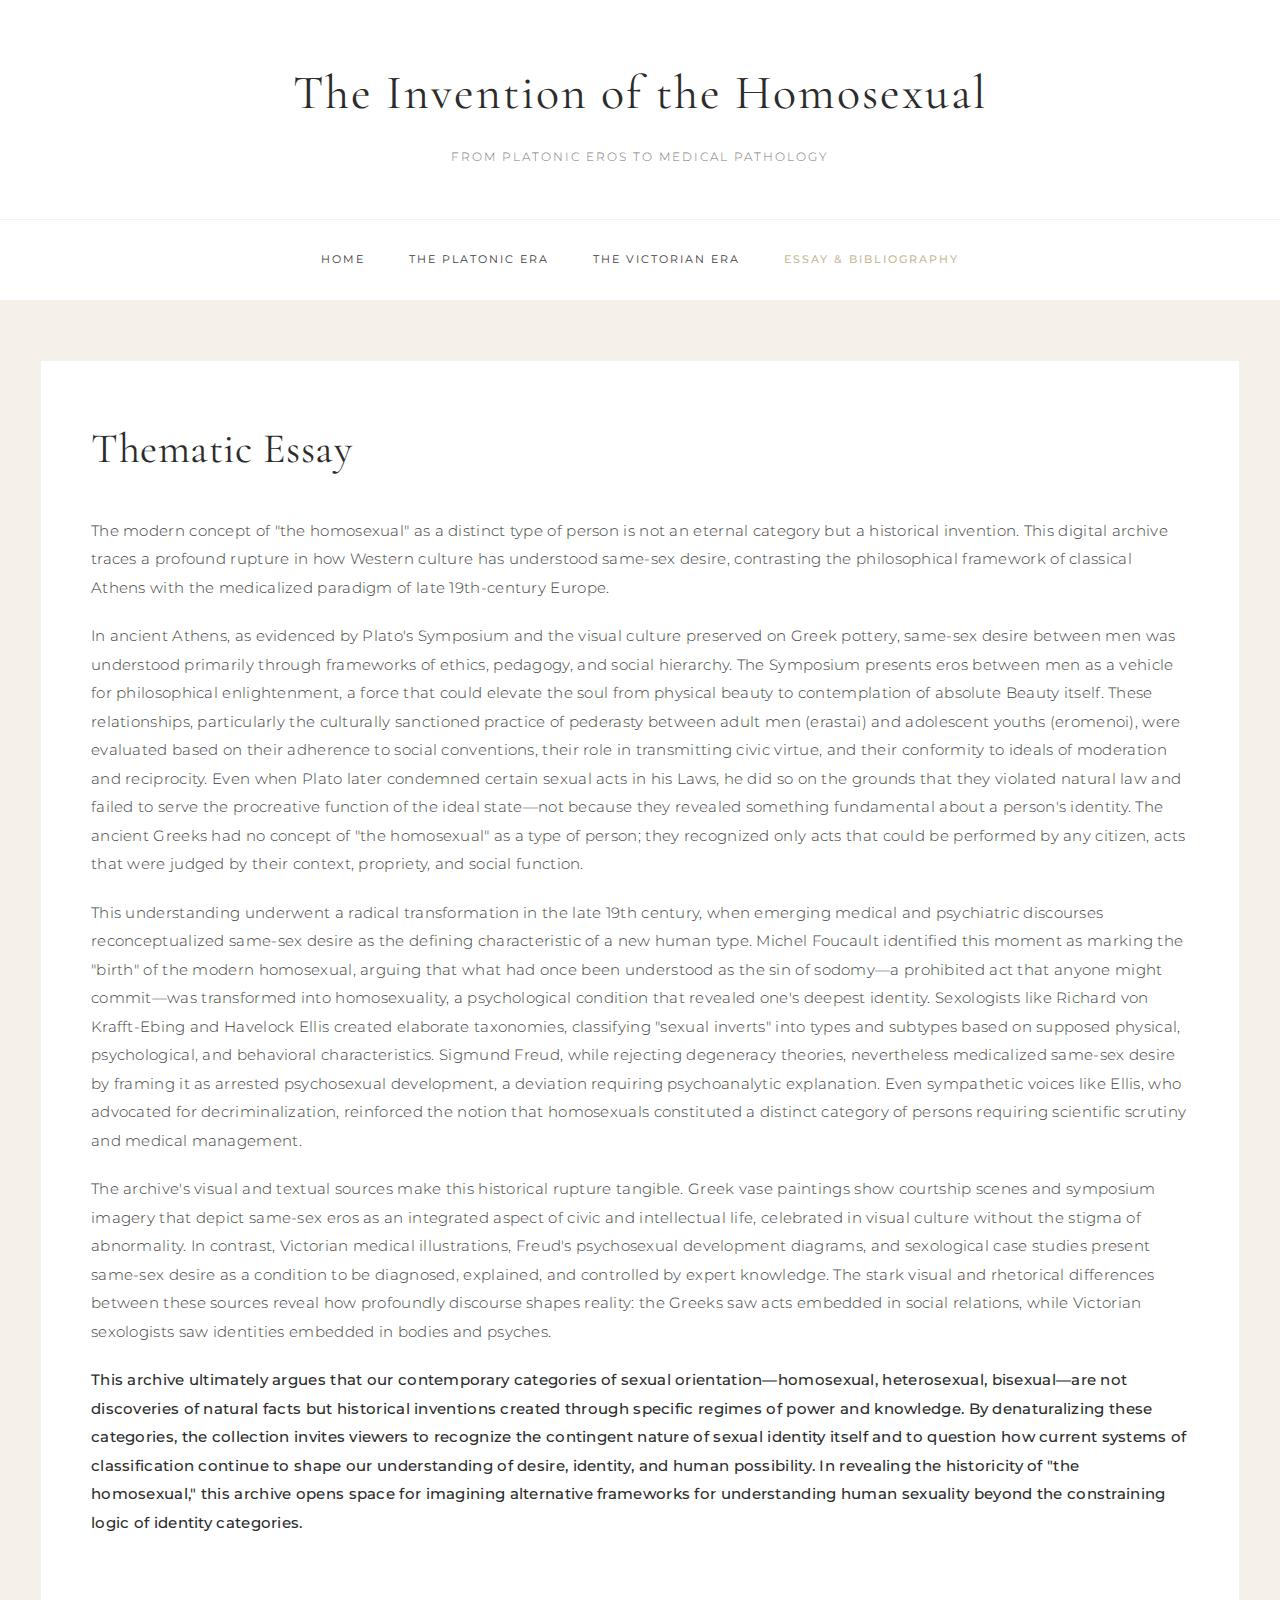
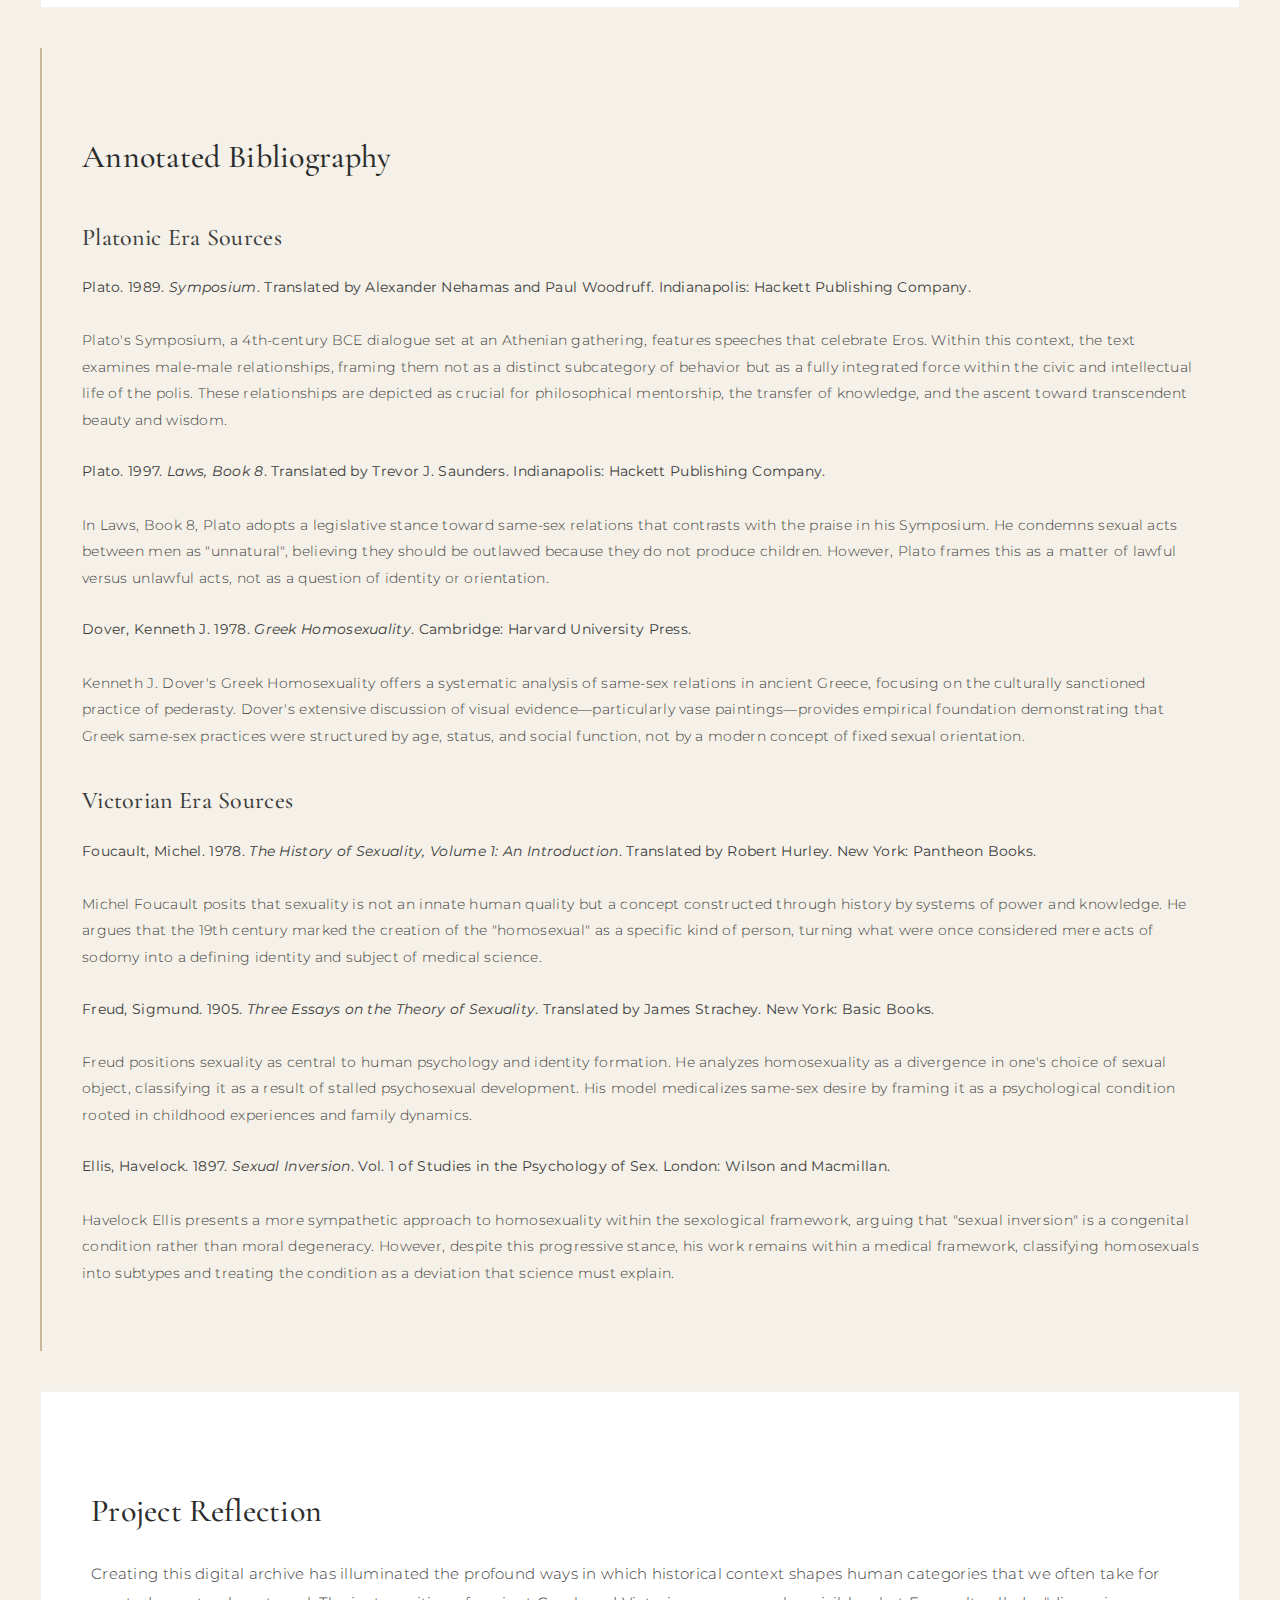
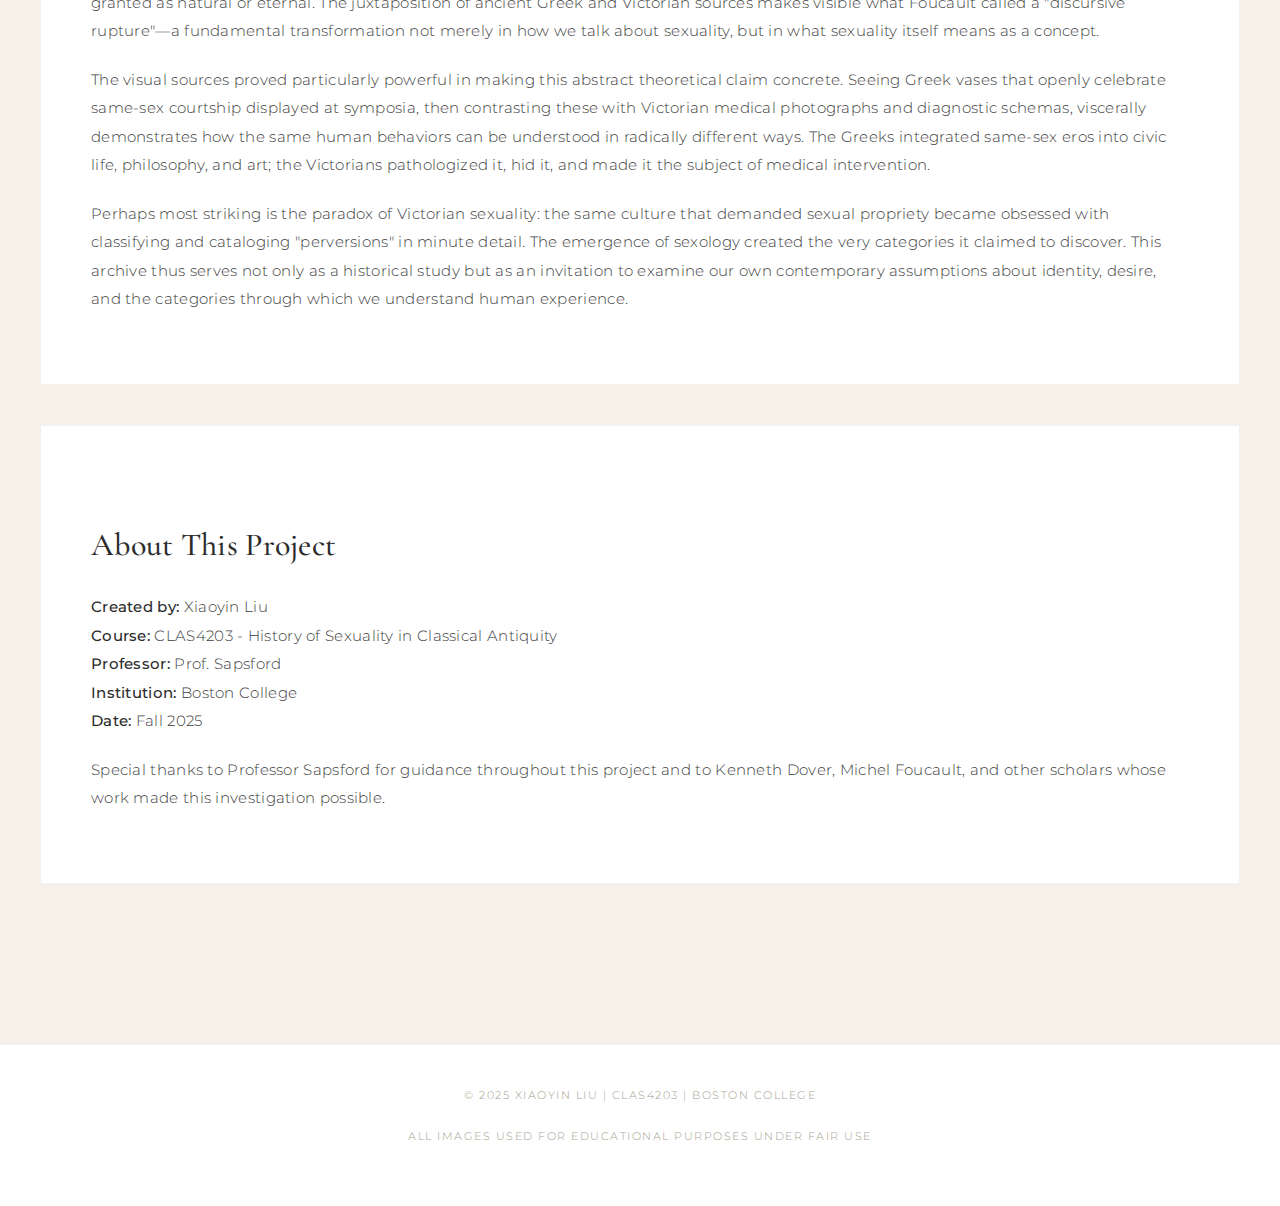
<file: bibliography.html>
<!DOCTYPE html>
<html lang="en">
<head>
    <meta charset="UTF-8">
    <meta name="viewport" content="width=device-width, initial-scale=1.0">
    <title>Essay & Bibliography | The Invention of the Homosexual</title>
    <link href="https://fonts.googleapis.com/css2?family=Cormorant+Garamond:wght@300;400;500;600;700&family=Montserrat:wght@300;400;500;600&display=swap" rel="stylesheet">
    <link rel="stylesheet" href="style.css">
</head>
<body>
    <header>
        <h1>The Invention of the Homosexual</h1>
        <p class="subtitle">From Platonic Eros to Medical Pathology</p>
    </header>

    <nav>
        <a href="index.html">Home</a>
        <a href="platonic-era.html">The Platonic Era</a>
        <a href="victorian-era.html">The Victorian Era</a>
        <a href="essay.html" class="active">Essay & Bibliography</a>
    </nav>

    <div class="container">
        <div class="section">
            <h2>Thematic Essay</h2>
            <p>The modern concept of "the homosexual" as a distinct type of person is not an eternal category but a historical invention. This digital archive traces a profound rupture in how Western culture has understood same-sex desire, contrasting the philosophical framework of classical Athens with the medicalized paradigm of late 19th-century Europe.</p>

            <p>In ancient Athens, as evidenced by Plato's Symposium and the visual culture preserved on Greek pottery, same-sex desire between men was understood primarily through frameworks of ethics, pedagogy, and social hierarchy. The Symposium presents eros between men as a vehicle for philosophical enlightenment, a force that could elevate the soul from physical beauty to contemplation of absolute Beauty itself. These relationships, particularly the culturally sanctioned practice of pederasty between adult men (erastai) and adolescent youths (eromenoi), were evaluated based on their adherence to social conventions, their role in transmitting civic virtue, and their conformity to ideals of moderation and reciprocity. Even when Plato later condemned certain sexual acts in his Laws, he did so on the grounds that they violated natural law and failed to serve the procreative function of the ideal state—not because they revealed something fundamental about a person's identity. The ancient Greeks had no concept of "the homosexual" as a type of person; they recognized only acts that could be performed by any citizen, acts that were judged by their context, propriety, and social function.</p>

            <p>This understanding underwent a radical transformation in the late 19th century, when emerging medical and psychiatric discourses reconceptualized same-sex desire as the defining characteristic of a new human type. Michel Foucault identified this moment as marking the "birth" of the modern homosexual, arguing that what had once been understood as the sin of sodomy—a prohibited act that anyone might commit—was transformed into homosexuality, a psychological condition that revealed one's deepest identity. Sexologists like Richard von Krafft-Ebing and Havelock Ellis created elaborate taxonomies, classifying "sexual inverts" into types and subtypes based on supposed physical, psychological, and behavioral characteristics. Sigmund Freud, while rejecting degeneracy theories, nevertheless medicalized same-sex desire by framing it as arrested psychosexual development, a deviation requiring psychoanalytic explanation. Even sympathetic voices like Ellis, who advocated for decriminalization, reinforced the notion that homosexuals constituted a distinct category of persons requiring scientific scrutiny and medical management.</p>

            <p>The archive's visual and textual sources make this historical rupture tangible. Greek vase paintings show courtship scenes and symposium imagery that depict same-sex eros as an integrated aspect of civic and intellectual life, celebrated in visual culture without the stigma of abnormality. In contrast, Victorian medical illustrations, Freud's psychosexual development diagrams, and sexological case studies present same-sex desire as a condition to be diagnosed, explained, and controlled by expert knowledge. The stark visual and rhetorical differences between these sources reveal how profoundly discourse shapes reality: the Greeks saw acts embedded in social relations, while Victorian sexologists saw identities embedded in bodies and psyches.</p>

            <p><strong>This archive ultimately argues that our contemporary categories of sexual orientation—homosexual, heterosexual, bisexual—are not discoveries of natural facts but historical inventions created through specific regimes of power and knowledge. By denaturalizing these categories, the collection invites viewers to recognize the contingent nature of sexual identity itself and to question how current systems of classification continue to shape our understanding of desire, identity, and human possibility. In revealing the historicity of "the homosexual," this archive opens space for imagining alternative frameworks for understanding human sexuality beyond the constraining logic of identity categories.</strong></p>
        </div>

        <div class="bibliography">
            <h3>Annotated Bibliography</h3>
            
            <h4>Platonic Era Sources</h4>
            
            <div class="bib-entry">
                <strong>Plato. 1989. <em>Symposium</em>. Translated by Alexander Nehamas and Paul Woodruff. Indianapolis: Hackett Publishing Company.</strong><br><br>
                Plato's Symposium, a 4th-century BCE dialogue set at an Athenian gathering, features speeches that celebrate Eros. Within this context, the text examines male-male relationships, framing them not as a distinct subcategory of behavior but as a fully integrated force within the civic and intellectual life of the polis. These relationships are depicted as crucial for philosophical mentorship, the transfer of knowledge, and the ascent toward transcendent beauty and wisdom.
            </div>

            <div class="bib-entry">
                <strong>Plato. 1997. <em>Laws, Book 8</em>. Translated by Trevor J. Saunders. Indianapolis: Hackett Publishing Company.</strong><br><br>
                In Laws, Book 8, Plato adopts a legislative stance toward same-sex relations that contrasts with the praise in his Symposium. He condemns sexual acts between men as "unnatural", believing they should be outlawed because they do not produce children. However, Plato frames this as a matter of lawful versus unlawful acts, not as a question of identity or orientation.
            </div>

            <div class="bib-entry">
                <strong>Dover, Kenneth J. 1978. <em>Greek Homosexuality</em>. Cambridge: Harvard University Press.</strong><br><br>
                Kenneth J. Dover's Greek Homosexuality offers a systematic analysis of same-sex relations in ancient Greece, focusing on the culturally sanctioned practice of pederasty. Dover's extensive discussion of visual evidence—particularly vase paintings—provides empirical foundation demonstrating that Greek same-sex practices were structured by age, status, and social function, not by a modern concept of fixed sexual orientation.
            </div>

            <h4>Victorian Era Sources</h4>

            <div class="bib-entry">
                <strong>Foucault, Michel. 1978. <em>The History of Sexuality, Volume 1: An Introduction</em>. Translated by Robert Hurley. New York: Pantheon Books.</strong><br><br>
                Michel Foucault posits that sexuality is not an innate human quality but a concept constructed through history by systems of power and knowledge. He argues that the 19th century marked the creation of the "homosexual" as a specific kind of person, turning what were once considered mere acts of sodomy into a defining identity and subject of medical science.
            </div>

            <div class="bib-entry">
                <strong>Freud, Sigmund. 1905. <em>Three Essays on the Theory of Sexuality</em>. Translated by James Strachey. New York: Basic Books.</strong><br><br>
                Freud positions sexuality as central to human psychology and identity formation. He analyzes homosexuality as a divergence in one's choice of sexual object, classifying it as a result of stalled psychosexual development. His model medicalizes same-sex desire by framing it as a psychological condition rooted in childhood experiences and family dynamics.
            </div>

            <div class="bib-entry">
                <strong>Ellis, Havelock. 1897. <em>Sexual Inversion</em>. Vol. 1 of Studies in the Psychology of Sex. London: Wilson and Macmillan.</strong><br><br>
                Havelock Ellis presents a more sympathetic approach to homosexuality within the sexological framework, arguing that "sexual inversion" is a congenital condition rather than moral degeneracy. However, despite this progressive stance, his work remains within a medical framework, classifying homosexuals into subtypes and treating the condition as a deviation that science must explain.
            </div>
        </div>

        <div class="section" style="margin-top: 40px;">
            <h3>Project Reflection</h3>
            <p>Creating this digital archive has illuminated the profound ways in which historical context shapes human categories that we often take for granted as natural or eternal. The juxtaposition of ancient Greek and Victorian sources makes visible what Foucault called a "discursive rupture"—a fundamental transformation not merely in how we talk about sexuality, but in what sexuality itself means as a concept.</p>
            
            <p>The visual sources proved particularly powerful in making this abstract theoretical claim concrete. Seeing Greek vases that openly celebrate same-sex courtship displayed at symposia, then contrasting these with Victorian medical photographs and diagnostic schemas, viscerally demonstrates how the same human behaviors can be understood in radically different ways. The Greeks integrated same-sex eros into civic life, philosophy, and art; the Victorians pathologized it, hid it, and made it the subject of medical intervention.</p>
            
            <p>Perhaps most striking is the paradox of Victorian sexuality: the same culture that demanded sexual propriety became obsessed with classifying and cataloging "perversions" in minute detail. The emergence of sexology created the very categories it claimed to discover. This archive thus serves not only as a historical study but as an invitation to examine our own contemporary assumptions about identity, desire, and the categories through which we understand human experience.</p>
        </div>

        <div class="section">
            <h3>About This Project</h3>
            <p><strong>Created by:</strong> Xiaoyin Liu<br>
            <strong>Course:</strong> CLAS4203 - History of Sexuality in Classical Antiquity<br>
            <strong>Professor:</strong> Prof. Sapsford<br>
            <strong>Institution:</strong> Boston College<br>
            <strong>Date:</strong> Fall 2025</p>
            
            <p style="margin-top: 20px;">Special thanks to Professor Sapsford for guidance throughout this project and to Kenneth Dover, Michel Foucault, and other scholars whose work made this investigation possible.</p>
        </div>
    </div>

    <footer>
        <p>© 2025 Xiaoyin Liu | CLAS4203 | Boston College</p>
        <p style="margin-top: 10px;">All images used for educational purposes under fair use</p>
    </footer>
</body>
</html>
</file>
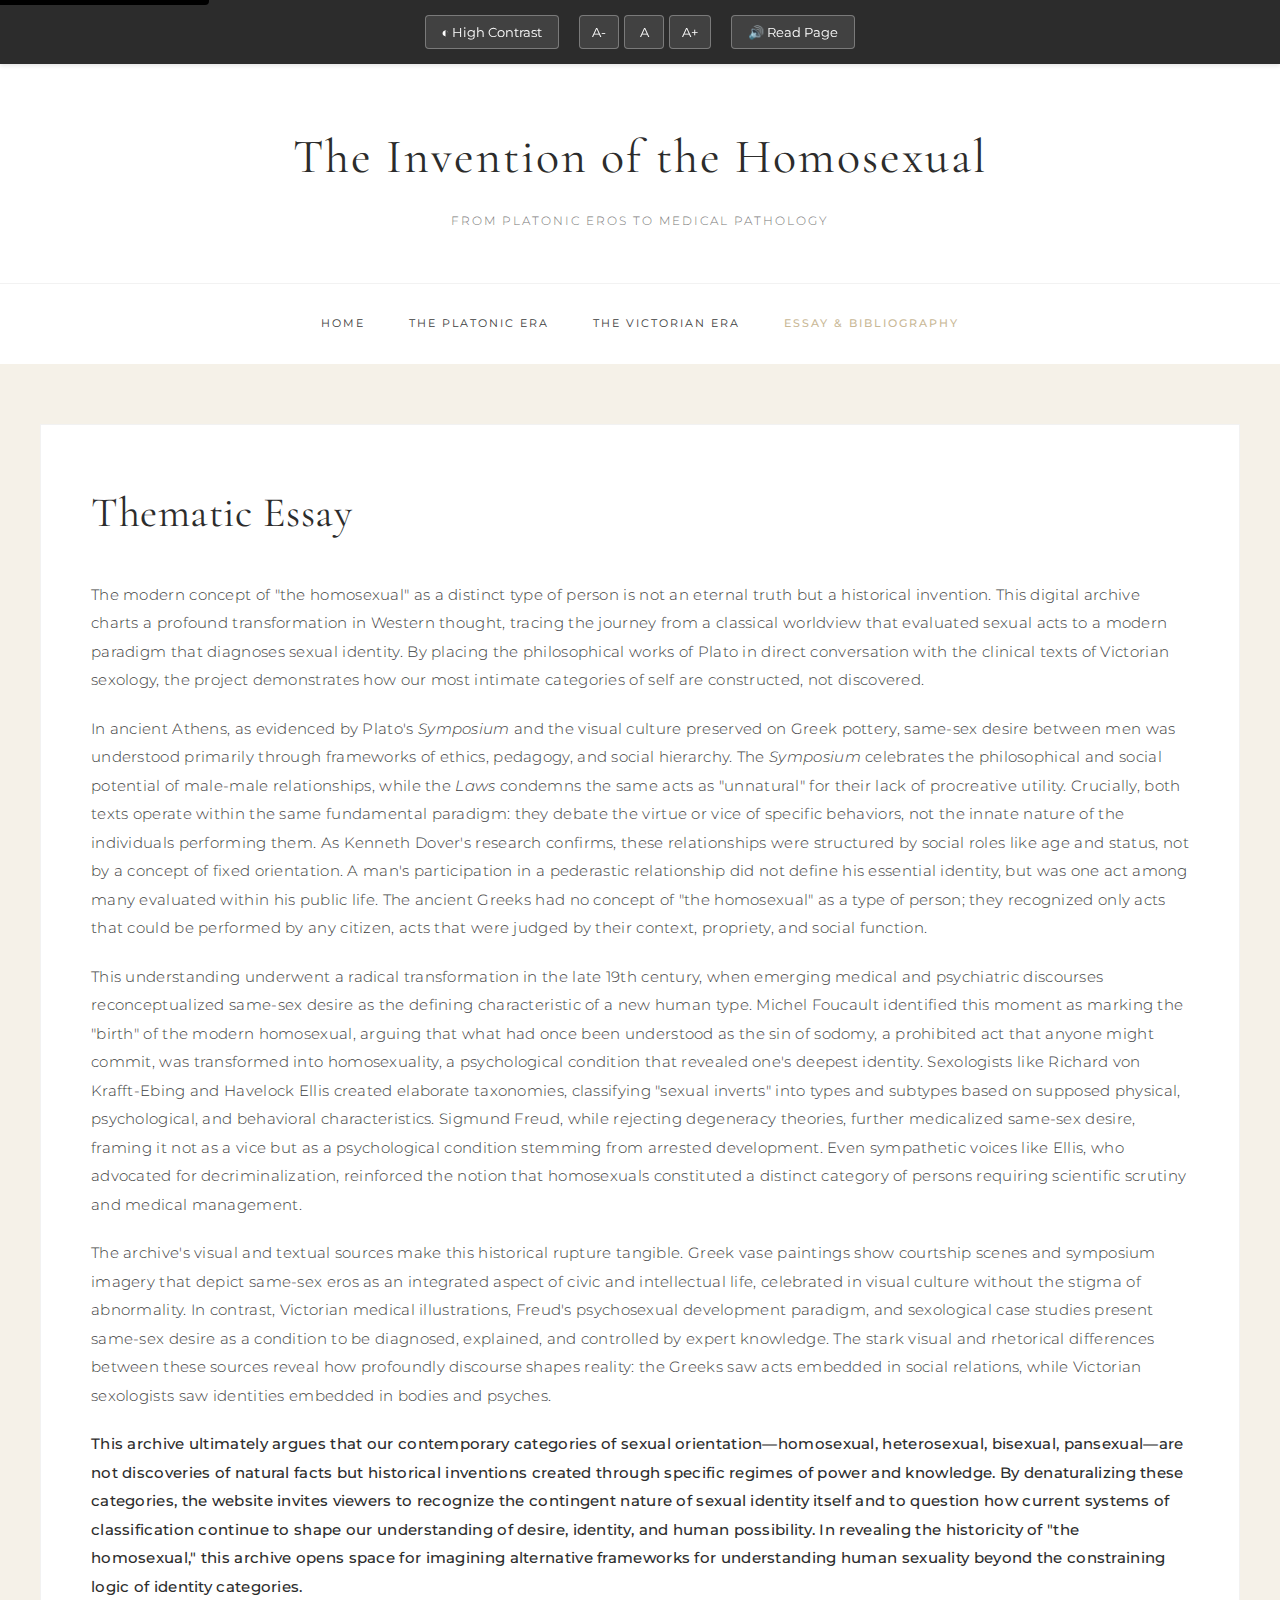
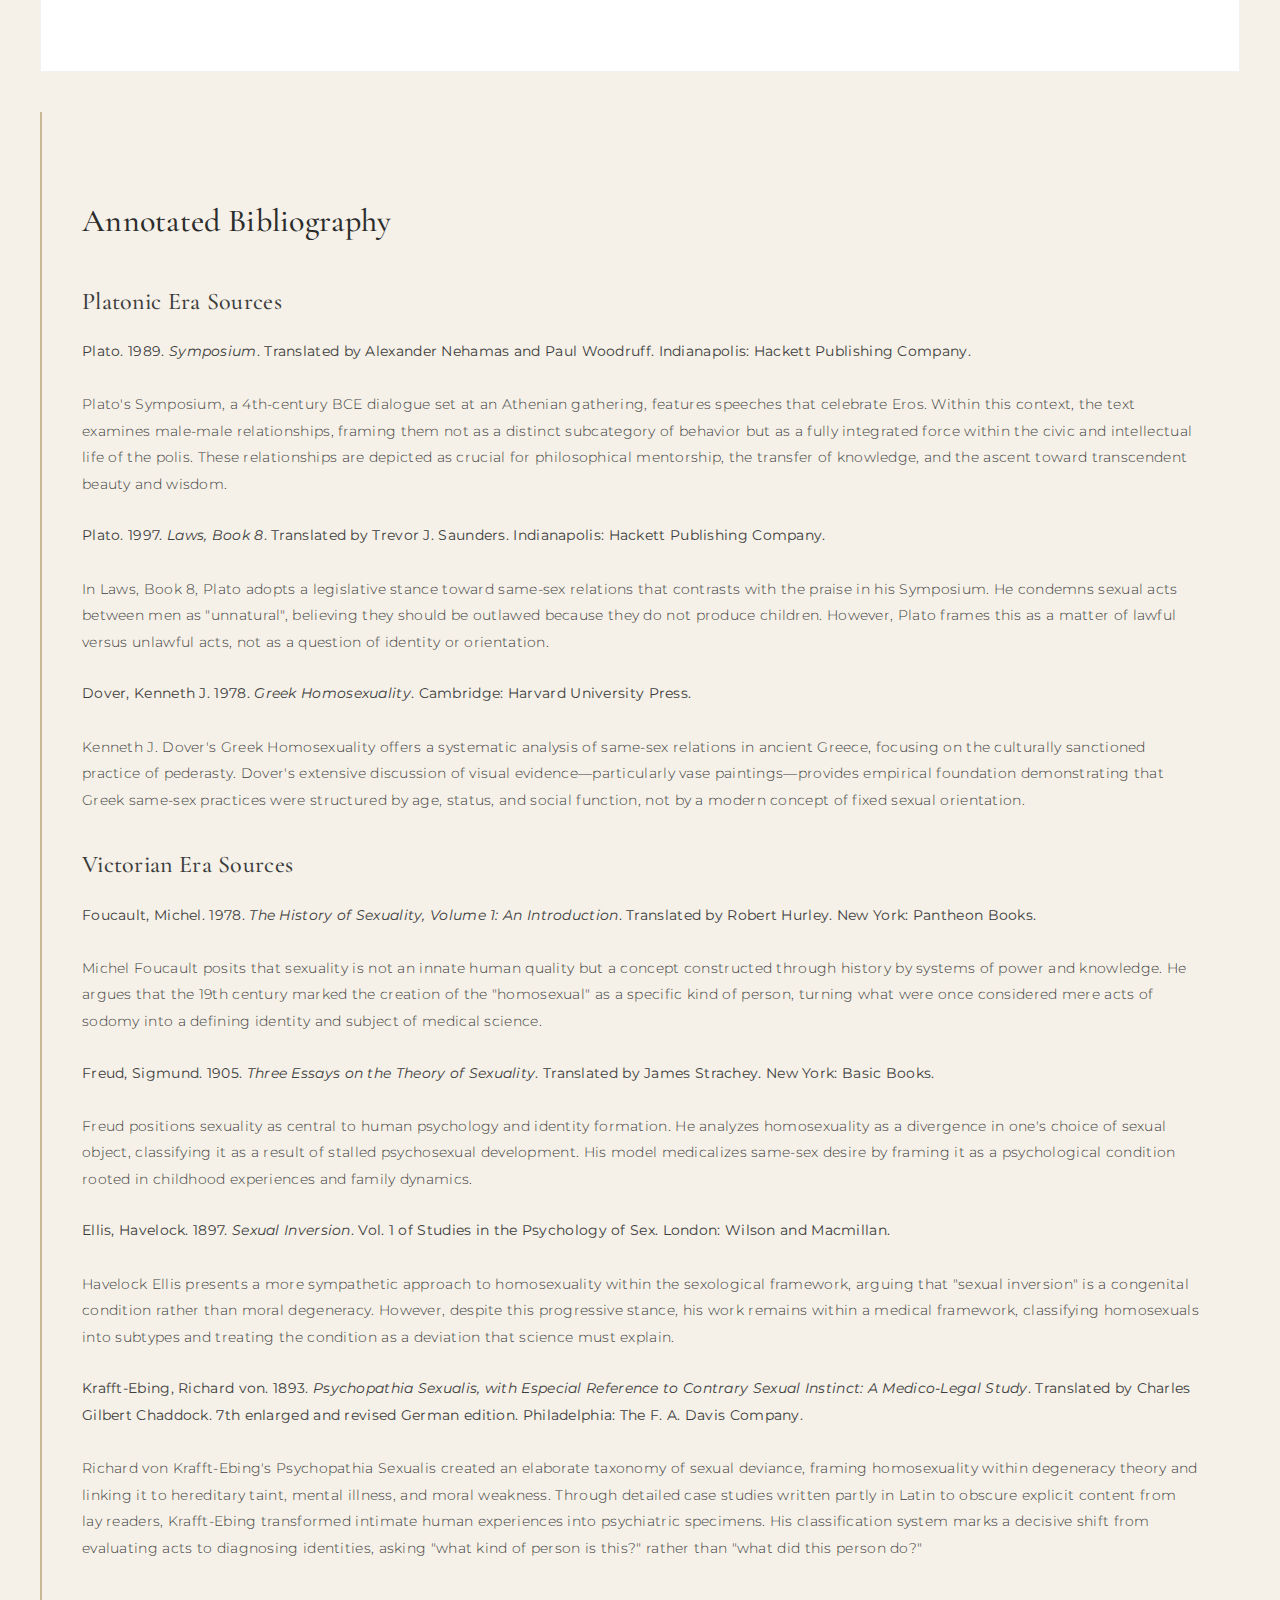
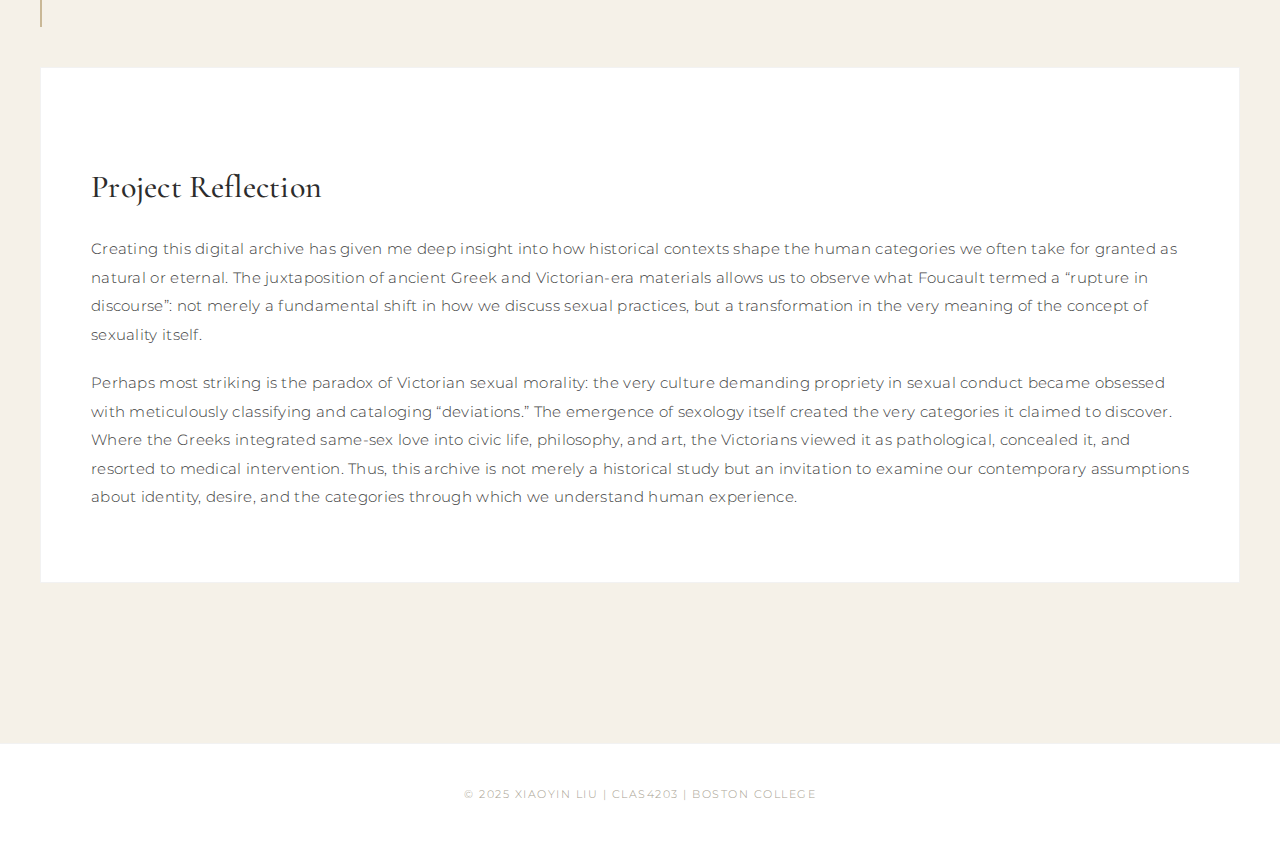
<file: essay.html>
<!DOCTYPE html>
<html lang="en">
<head>
    <meta charset="UTF-8">
    <meta name="viewport" content="width=device-width, initial-scale=1.0">
    <title>Essay & Bibliography | The Invention of the Homosexual</title>
    <link href="https://fonts.googleapis.com/css2?family=Cormorant+Garamond:wght@300;400;500;600;700&family=Montserrat:wght@300;400;500;600&display=swap" rel="stylesheet">
    <link rel="stylesheet" href="style.css">
</head>
<body>
    <!-- Skip to main content link -->
    <a href="#main-content" class="skip-link">Skip to main content</a>

    <!-- Accessibility Controls Bar -->
    <div class="accessibility-toolbar" role="toolbar" aria-label="Accessibility controls">
        <div class="container">
            <button id="contrast-toggle" aria-label="Toggle high contrast mode" title="Toggle high contrast mode">
                <span aria-hidden="true">◐</span> High Contrast
            </button>
            <div class="font-controls">
                <button id="decrease-font" aria-label="Decrease font size" title="Decrease font size">A-</button>
                <button id="reset-font" aria-label="Reset font size" title="Reset font size">A</button>
                <button id="increase-font" aria-label="Increase font size" title="Increase font size">A+</button>
            </div>
            <button id="read-page-btn" aria-label="Read entire page aloud" title="Read entire page aloud">
                <span aria-hidden="true">🔊</span> Read Page
            </button>
        </div>
    </div>

    <header>
        <h1>The Invention of the Homosexual</h1>
        <p class="subtitle">From Platonic Eros to Medical Pathology</p>
    </header>

    <nav role="navigation" aria-label="Main navigation">
        <a href="index.html">Home</a>
        <a href="platonic-era.html">The Platonic Era</a>
        <a href="victorian-era.html">The Victorian Era</a>
        <a href="essay.html" class="active" aria-current="page">Essay & Bibliography</a>
    </nav>

    <div class="container" id="main-content">
        <section class="section" aria-labelledby="essay-heading">
            <h2 id="essay-heading">Thematic Essay</h2>
            <p>The modern concept of "the homosexual" as a distinct type of person is not an eternal truth but a historical invention. This digital archive charts a profound transformation in Western thought, tracing the journey from a classical worldview that evaluated sexual acts to a modern paradigm that diagnoses sexual identity. By placing the philosophical works of Plato in direct conversation with the clinical texts of Victorian sexology, the project demonstrates how our most intimate categories of self are constructed, not discovered.</p>
            
            <p>In ancient Athens, as evidenced by Plato's <em>Symposium</em> and the visual culture preserved on Greek pottery, same-sex desire between men was understood primarily through frameworks of ethics, pedagogy, and social hierarchy. The <em>Symposium</em> celebrates the philosophical and social potential of male-male relationships, while the <em>Laws</em> condemns the same acts as "unnatural" for their lack of procreative utility. Crucially, both texts operate within the same fundamental paradigm: they debate the virtue or vice of specific behaviors, not the innate nature of the individuals performing them. As Kenneth Dover's research confirms, these relationships were structured by social roles like age and status, not by a concept of fixed orientation. A man's participation in a pederastic relationship did not define his essential identity, but was one act among many evaluated within his public life. The ancient Greeks had no concept of "the homosexual" as a type of person; they recognized only acts that could be performed by any citizen, acts that were judged by their context, propriety, and social function.</p>
            
            <p>This understanding underwent a radical transformation in the late 19th century, when emerging medical and psychiatric discourses reconceptualized same-sex desire as the defining characteristic of a new human type. Michel Foucault identified this moment as marking the "birth" of the modern homosexual, arguing that what had once been understood as the sin of sodomy, a prohibited act that anyone might commit, was transformed into homosexuality, a psychological condition that revealed one's deepest identity. Sexologists like Richard von Krafft-Ebing and Havelock Ellis created elaborate taxonomies, classifying "sexual inverts" into types and subtypes based on supposed physical, psychological, and behavioral characteristics. Sigmund Freud, while rejecting degeneracy theories, further medicalized same-sex desire, framing it not as a vice but as a psychological condition stemming from arrested development. Even sympathetic voices like Ellis, who advocated for decriminalization, reinforced the notion that homosexuals constituted a distinct category of persons requiring scientific scrutiny and medical management.</p>
            
            <p>The archive's visual and textual sources make this historical rupture tangible. Greek vase paintings show courtship scenes and symposium imagery that depict same-sex eros as an integrated aspect of civic and intellectual life, celebrated in visual culture without the stigma of abnormality. In contrast, Victorian medical illustrations, Freud's psychosexual development paradigm, and sexological case studies present same-sex desire as a condition to be diagnosed, explained, and controlled by expert knowledge. The stark visual and rhetorical differences between these sources reveal how profoundly discourse shapes reality: the Greeks saw acts embedded in social relations, while Victorian sexologists saw identities embedded in bodies and psyches.</p>
            
            <p><strong>This archive ultimately argues that our contemporary categories of sexual orientation—homosexual, heterosexual, bisexual, pansexual—are not discoveries of natural facts but historical inventions created through specific regimes of power and knowledge. By denaturalizing these categories, the website invites viewers to recognize the contingent nature of sexual identity itself and to question how current systems of classification continue to shape our understanding of desire, identity, and human possibility. In revealing the historicity of "the homosexual," this archive opens space for imagining alternative frameworks for understanding human sexuality beyond the constraining logic of identity categories.</strong></p>
            
        </section>

        <section class="bibliography" aria-labelledby="bib-heading">
            <h3 id="bib-heading">Annotated Bibliography</h3>
            
            <h4>Platonic Era Sources</h4>
            
            <article class="bib-entry">
                <strong>Plato. 1989. <em>Symposium</em>. Translated by Alexander Nehamas and Paul Woodruff. Indianapolis: Hackett Publishing Company.</strong><br><br>
                Plato's Symposium, a 4th-century BCE dialogue set at an Athenian gathering, features speeches that celebrate Eros. Within this context, the text examines male-male relationships, framing them not as a distinct subcategory of behavior but as a fully integrated force within the civic and intellectual life of the polis. These relationships are depicted as crucial for philosophical mentorship, the transfer of knowledge, and the ascent toward transcendent beauty and wisdom.
            </article>

            <article class="bib-entry">
                <strong>Plato. 1997. <em>Laws, Book 8</em>. Translated by Trevor J. Saunders. Indianapolis: Hackett Publishing Company.</strong><br><br>
                In Laws, Book 8, Plato adopts a legislative stance toward same-sex relations that contrasts with the praise in his Symposium. He condemns sexual acts between men as "unnatural", believing they should be outlawed because they do not produce children. However, Plato frames this as a matter of lawful versus unlawful acts, not as a question of identity or orientation.
            </article>

            <article class="bib-entry">
                <strong>Dover, Kenneth J. 1978. <em>Greek Homosexuality</em>. Cambridge: Harvard University Press.</strong><br><br>
                Kenneth J. Dover's Greek Homosexuality offers a systematic analysis of same-sex relations in ancient Greece, focusing on the culturally sanctioned practice of pederasty. Dover's extensive discussion of visual evidence—particularly vase paintings—provides empirical foundation demonstrating that Greek same-sex practices were structured by age, status, and social function, not by a modern concept of fixed sexual orientation.
            </article>

            <h4>Victorian Era Sources</h4>

            <article class="bib-entry">
                <strong>Foucault, Michel. 1978. <em>The History of Sexuality, Volume 1: An Introduction</em>. Translated by Robert Hurley. New York: Pantheon Books.</strong><br><br>
                Michel Foucault posits that sexuality is not an innate human quality but a concept constructed through history by systems of power and knowledge. He argues that the 19th century marked the creation of the "homosexual" as a specific kind of person, turning what were once considered mere acts of sodomy into a defining identity and subject of medical science.
            </article>

            <article class="bib-entry">
                <strong>Freud, Sigmund. 1905. <em>Three Essays on the Theory of Sexuality</em>. Translated by James Strachey. New York: Basic Books.</strong><br><br>
                Freud positions sexuality as central to human psychology and identity formation. He analyzes homosexuality as a divergence in one's choice of sexual object, classifying it as a result of stalled psychosexual development. His model medicalizes same-sex desire by framing it as a psychological condition rooted in childhood experiences and family dynamics.
            </article>

            <article class="bib-entry">
                <strong>Ellis, Havelock. 1897. <em>Sexual Inversion</em>. Vol. 1 of Studies in the Psychology of Sex. London: Wilson and Macmillan.</strong><br><br>
                Havelock Ellis presents a more sympathetic approach to homosexuality within the sexological framework, arguing that "sexual inversion" is a congenital condition rather than moral degeneracy. However, despite this progressive stance, his work remains within a medical framework, classifying homosexuals into subtypes and treating the condition as a deviation that science must explain.
            </article>

            <article class="bib-entry">
                <strong>Krafft-Ebing, Richard von. 1893. <em>Psychopathia Sexualis, with Especial Reference to Contrary Sexual Instinct: A Medico-Legal Study</em>. Translated by Charles Gilbert Chaddock. 7th enlarged and revised German edition. Philadelphia: The F. A. Davis Company.</strong><br><br>
                Richard von Krafft-Ebing's Psychopathia Sexualis created an elaborate taxonomy of sexual deviance, framing homosexuality within degeneracy theory and linking it to hereditary taint, mental illness, and moral weakness. Through detailed case studies written partly in Latin to obscure explicit content from lay readers, Krafft-Ebing transformed intimate human experiences into psychiatric specimens. His classification system marks a decisive shift from evaluating acts to diagnosing identities, asking "what kind of person is this?" rather than "what did this person do?"
            </article>
        </section>

        <section class="section" style="margin-top: 40px;" aria-labelledby="reflection-heading">
            <h3 id="reflection-heading">Project Reflection</h3>
            <p>Creating this digital archive has given me deep insight into how historical contexts shape the human categories we often take for granted as natural or eternal. The juxtaposition of ancient Greek and Victorian-era materials allows us to observe what Foucault termed a “rupture in discourse”: not merely a fundamental shift in how we discuss sexual practices, but a transformation in the very meaning of the concept of sexuality itself.</p>

            <p>Perhaps most striking is the paradox of Victorian sexual morality: the very culture demanding propriety in sexual conduct became obsessed with meticulously classifying and cataloging “deviations.” The emergence of sexology itself created the very categories it claimed to discover. Where the Greeks integrated same-sex love into civic life, philosophy, and art, the Victorians viewed it as pathological, concealed it, and resorted to medical intervention. Thus, this archive is not merely a historical study but an invitation to examine our contemporary assumptions about identity, desire, and the categories through which we understand human experience.</p>
        </section>

    </div>

    <footer>
        <p>© 2025 Xiaoyin Liu | CLAS4203 | Boston College</p>
    </footer>

    <!-- Text-to-Speech and Accessibility JavaScript -->
    <script src="accessibility.js"></script>
</body>
</html>
</file>
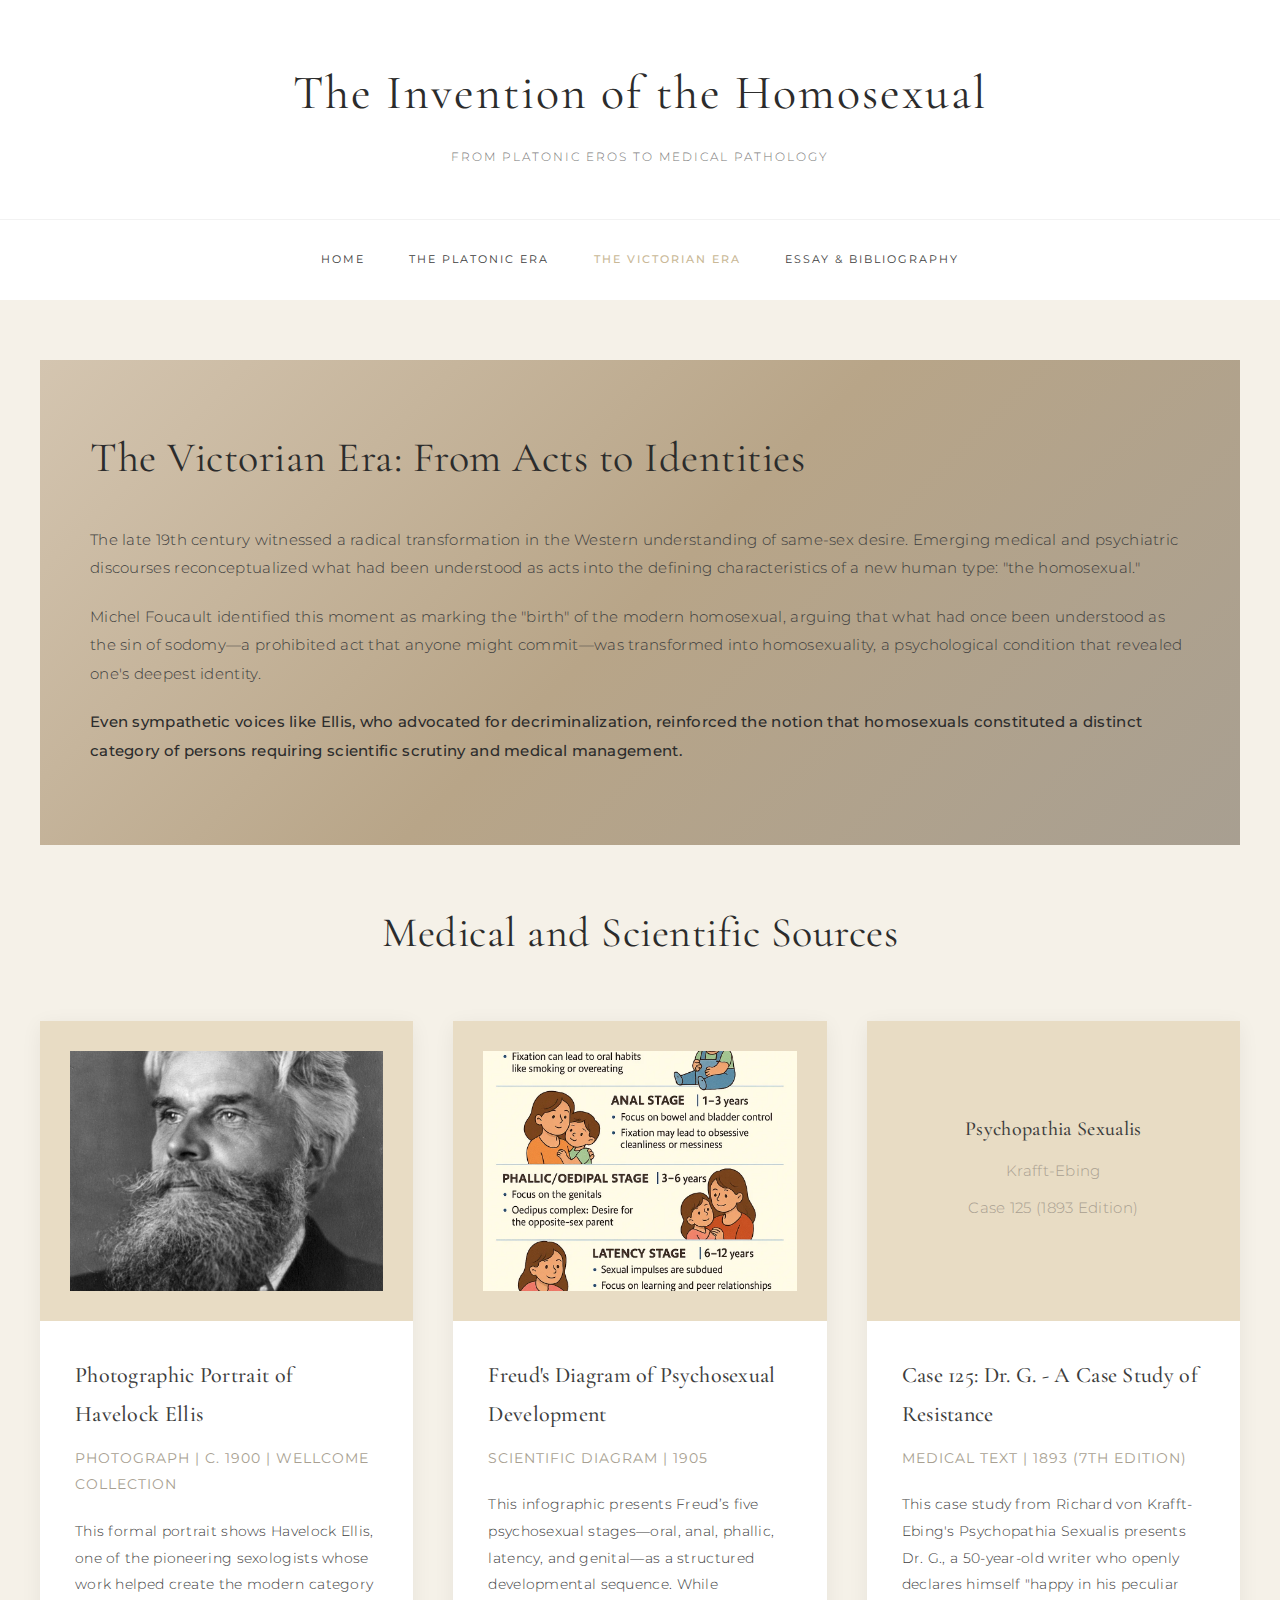
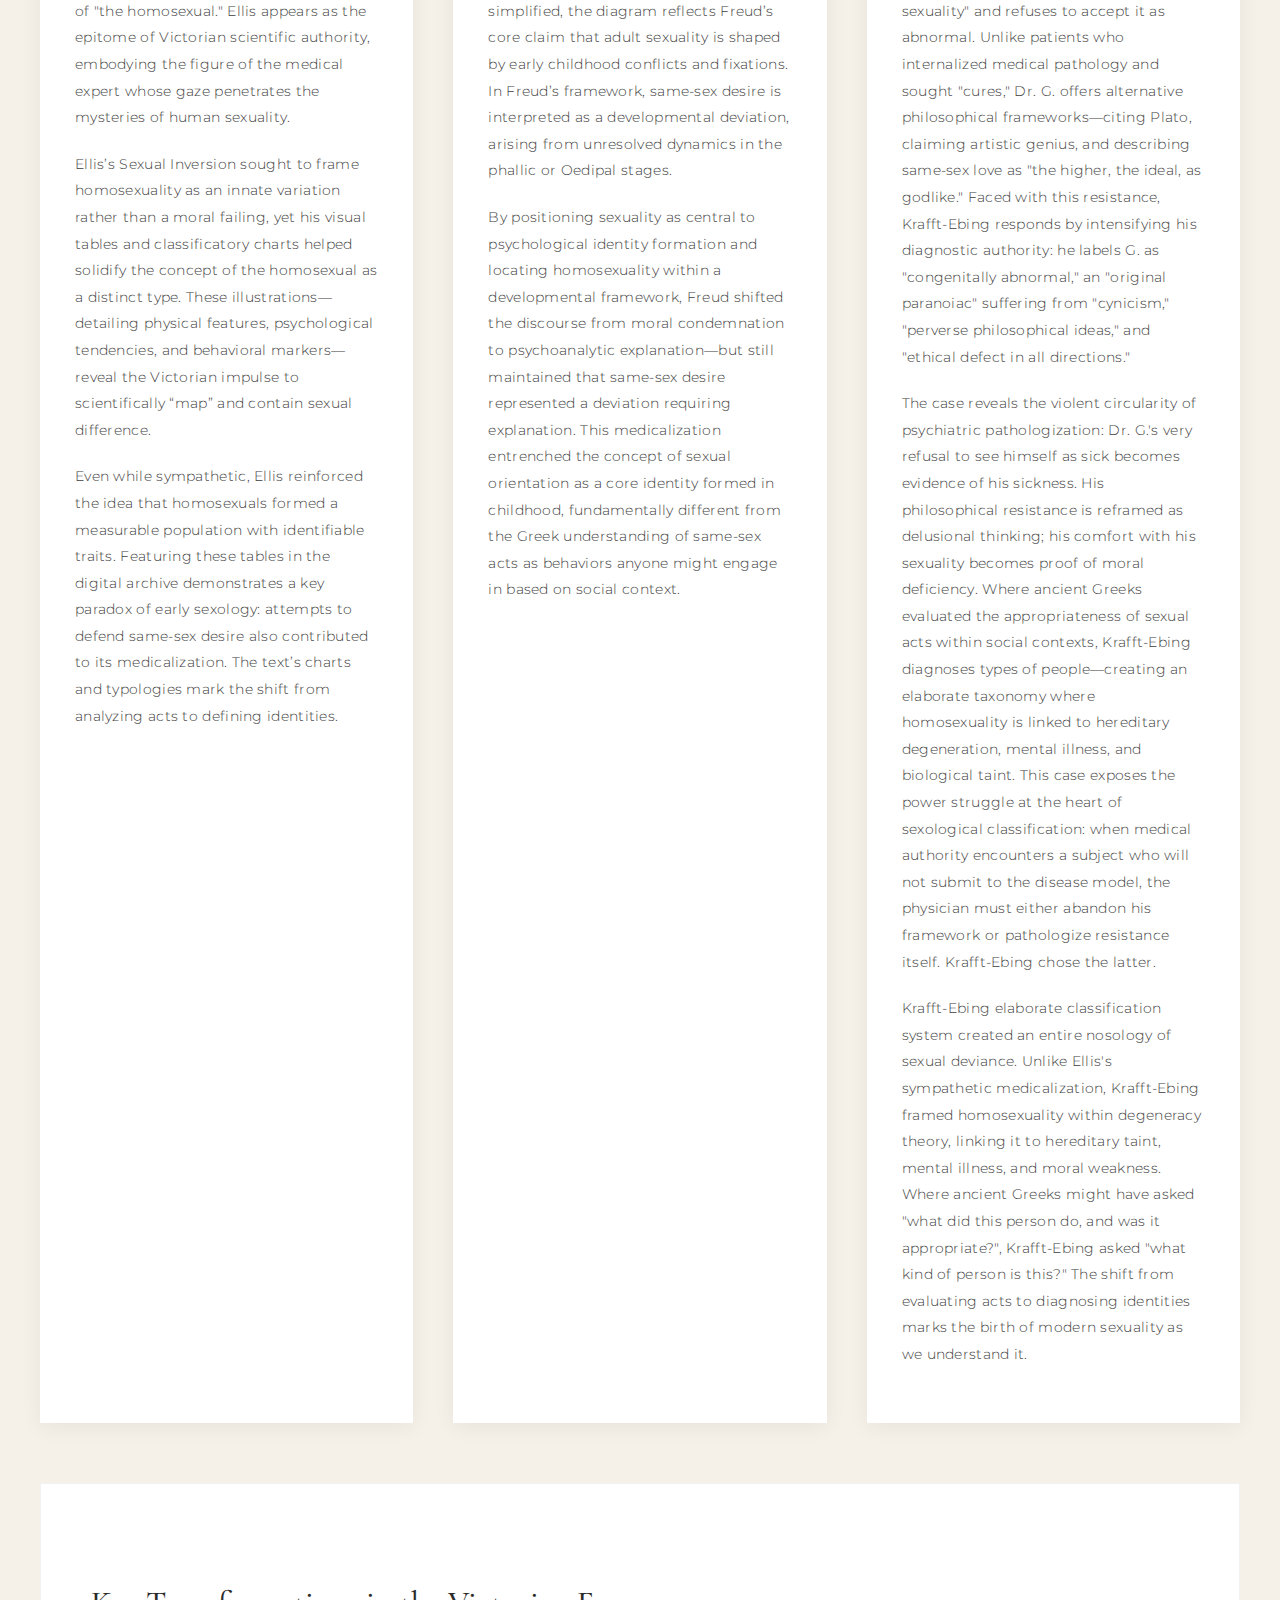
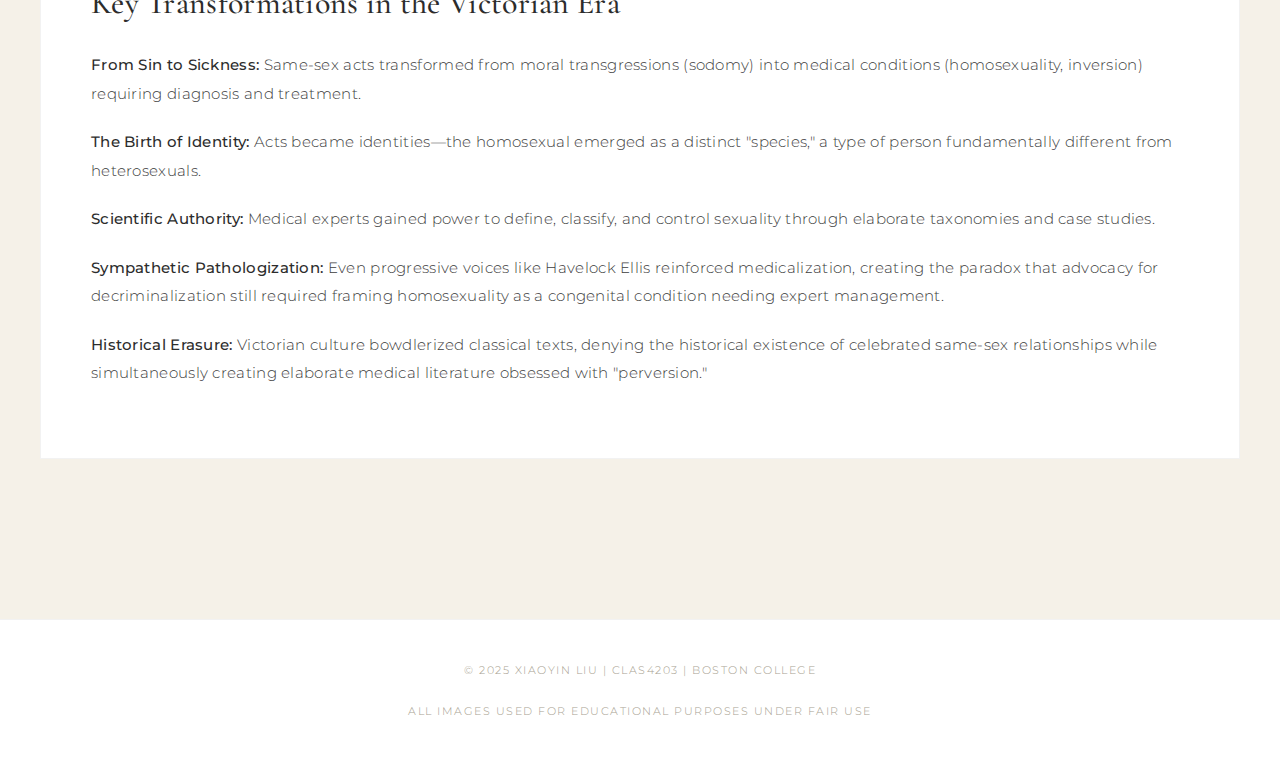
<file: victorian-era.html>
<!DOCTYPE html>
<html lang="en">
<head>
    <meta charset="UTF-8">
    <meta name="viewport" content="width=device-width, initial-scale=1.0">
    <title>The Victorian Era | The Invention of the Homosexual</title>
    <link href="https://fonts.googleapis.com/css2?family=Cormorant+Garamond:wght@300;400;500;600;700&family=Montserrat:wght@300;400;500;600&display=swap" rel="stylesheet">
    <link rel="stylesheet" href="style.css">
</head>
<body>
    <header>
        <h1>The Invention of the Homosexual</h1>
        <p class="subtitle">From Platonic Eros to Medical Pathology</p>
    </header>

    <nav>
        <a href="index.html">Home</a>
        <a href="platonic-era.html">The Platonic Era</a>
        <a href="victorian-era.html" class="active">The Victorian Era</a>
        <a href="essay.html">Essay & Bibliography</a>
    </nav>

    <div class="container">
        <div class="period-section victorian-period">
            <h2>The Victorian Era: From Acts to Identities</h2>
            <p>The late 19th century witnessed a radical transformation in the Western understanding of same-sex desire. Emerging medical and psychiatric discourses reconceptualized what had been understood as acts into the defining characteristics of a new human type: "the homosexual."</p>
            
            <p>Michel Foucault identified this moment as marking the "birth" of the modern homosexual, arguing that what had once been understood as the sin of sodomy—a prohibited act that anyone might commit—was transformed into homosexuality, a psychological condition that revealed one's deepest identity.</p>
            
            <p><strong>Even sympathetic voices like Ellis, who advocated for decriminalization, reinforced the notion that homosexuals constituted a distinct category of persons requiring scientific scrutiny and medical management.</strong></p>
        </div>

        <h2 style="text-align: center; margin-bottom: 50px;">Medical and Scientific Sources</h2>

        <div class="gallery">
            <!-- Source 6 -->
            <div class="gallery-item">
                <div class="gallery-image">
                    <img src="images/ellis-sexual-inversion.jpg" alt="Illustrations and typological tables from Havelock Ellis's Sexual Inversion">
                </div>
                <div class="gallery-content">
                    <h4>Photographic Portrait of Havelock Ellis</h4>
                    <p class="meta-info">Photograph | c. 1900 | Wellcome Collection</p>
                    <p>This formal portrait shows Havelock Ellis, one of the pioneering sexologists whose work helped create the modern category of "the homosexual." Ellis appears as the epitome of Victorian scientific authority, embodying the figure of the medical expert whose gaze penetrates the mysteries of human sexuality.</p>
                    <p>Ellis’s Sexual Inversion sought to frame homosexuality as an innate variation rather than a moral failing, yet his visual tables and classificatory charts helped solidify the concept of the homosexual as a distinct type. These illustrations—detailing physical features, psychological tendencies, and behavioral markers—reveal the Victorian impulse to scientifically “map” and contain sexual difference.</p>
                    <p>Even while sympathetic, Ellis reinforced the idea that homosexuals formed a measurable population with identifiable traits. Featuring these tables in the digital archive demonstrates a key paradox of early sexology: attempts to defend same-sex desire also contributed to its medicalization. The text’s charts and typologies mark the shift from analyzing acts to defining identities.</p>
                </div>
            </div>

            <!-- Source 7 -->
            <div class="gallery-item">
                <div class="gallery-image">
                    <img src="images/freud-psychosexual-chart.jpg" alt="Freud's psychosexual development diagram from Three Essays on the Theory of Sexuality">
                </div>
                <div class="gallery-content">
                    <h4>Freud's Diagram of Psychosexual Development</h4>
                    <p class="meta-info">Scientific Diagram | 1905</p>
                    <p>This infographic presents Freud’s five psychosexual stages—oral, anal, phallic, latency, and genital—as a structured developmental sequence. While simplified, the diagram reflects Freud’s core claim that adult sexuality is shaped by early childhood conflicts and fixations. In Freud’s framework, same-sex desire is interpreted as a developmental deviation, arising from unresolved dynamics in the phallic or Oedipal stages.</p>
                    <p>By positioning sexuality as central to psychological identity formation and locating homosexuality within a developmental framework, Freud shifted the discourse from moral condemnation to psychoanalytic explanation—but still maintained that same-sex desire represented a deviation requiring explanation. This medicalization entrenched the concept of sexual orientation as a core identity formed in childhood, fundamentally different from the Greek understanding of same-sex acts as behaviors anyone might engage in based on social context.</p>
                </div>
            </div>

            <!-- Source 8 -->
            <div class="gallery-item">
                <div class="gallery-image">
                    <div class="image-placeholder">
                        <strong>Psychopathia Sexualis</strong>
                        <p>Krafft-Ebing</p>
                        <p>Case 125 (1893 Edition)</p>
                    </div>
                </div>
                <div class="gallery-content">
                    <h4>Case 125: Dr. G. - A Case Study of Resistance</h4>
                    <p class="meta-info">Medical Text | 1893 (7th Edition)</p>
                    <p>This case study from Richard von Krafft-Ebing's Psychopathia Sexualis presents Dr. G., a 50-year-old writer who openly declares himself "happy in his peculiar sexuality" and refuses to accept it as abnormal. Unlike patients who internalized medical pathology and sought "cures," Dr. G. offers alternative philosophical frameworks—citing Plato, claiming artistic genius, and describing same-sex love as "the higher, the ideal, as godlike." Faced with this resistance, Krafft-Ebing responds by intensifying his diagnostic authority: he labels G. as "congenitally abnormal," an "original paranoiac" suffering from "cynicism," "perverse philosophical ideas," and "ethical defect in all directions."</p>
                    <p>The case reveals the violent circularity of psychiatric pathologization: Dr. G.'s very refusal to see himself as sick becomes evidence of his sickness. His philosophical resistance is reframed as delusional thinking; his comfort with his sexuality becomes proof of moral deficiency. Where ancient Greeks evaluated the appropriateness of sexual acts within social contexts, Krafft-Ebing diagnoses types of people—creating an elaborate taxonomy where homosexuality is linked to hereditary degeneration, mental illness, and biological taint. This case exposes the power struggle at the heart of sexological classification: when medical authority encounters a subject who will not submit to the disease model, the physician must either abandon his framework or pathologize resistance itself. Krafft-Ebing chose the latter.</p>
                    <p>Krafft-Ebing elaborate classification system created an entire nosology of sexual deviance. Unlike Ellis's sympathetic medicalization, Krafft-Ebing framed homosexuality within degeneracy theory, linking it to hereditary taint, mental illness, and moral weakness. Where ancient Greeks might have asked "what did this person do, and was it appropriate?", Krafft-Ebing asked "what kind of person is this?" The shift from evaluating acts to diagnosing identities marks the birth of modern sexuality as we understand it.</p>
                </div>
            </div>

        </div>

        <div class="section" style="margin-top: 60px;">
            <h3>Key Transformations in the Victorian Era</h3>
            <p><strong>From Sin to Sickness:</strong> Same-sex acts transformed from moral transgressions (sodomy) into medical conditions (homosexuality, inversion) requiring diagnosis and treatment.</p>
            
            <p><strong>The Birth of Identity:</strong> Acts became identities—the homosexual emerged as a distinct "species," a type of person fundamentally different from heterosexuals.</p>
            
            <p><strong>Scientific Authority:</strong> Medical experts gained power to define, classify, and control sexuality through elaborate taxonomies and case studies.</p>
            
            <p><strong>Sympathetic Pathologization:</strong> Even progressive voices like Havelock Ellis reinforced medicalization, creating the paradox that advocacy for decriminalization still required framing homosexuality as a congenital condition needing expert management.</p>
            
            <p><strong>Historical Erasure:</strong> Victorian culture bowdlerized classical texts, denying the historical existence of celebrated same-sex relationships while simultaneously creating elaborate medical literature obsessed with "perversion."</p>
        </div>
    </div>

    <footer>
        <p>© 2025 Xiaoyin Liu | CLAS4203 | Boston College</p>
        <p style="margin-top: 10px;">All images used for educational purposes under fair use</p>
    </footer>
</body>
</html>
</file>
<file: style.css>
* {
    margin: 0;
    padding: 0;
    box-sizing: border-box;
}

:root {
    --cream: #F5F1E8;
    --beige: #E8DCC4;
    --tan: #C9B896;
    --warm-gray: #A89F91;
    --charcoal: #3D3D3D;
    --soft-black: #2C2C2C;
    --white: #FFFFFF;
    --transition-speed: 0.3s;
}

body {
    font-family: 'Montserrat', sans-serif;
    line-height: 1.8;
    color: var(--charcoal);
    background-color: var(--cream);
    font-weight: 300;
    letter-spacing: 0.3px;
}

html {
    scroll-behavior: smooth;
}

/* ========================================
   ACCESSIBILITY FEATURES
   ======================================== */

/* Skip to main content link */
.skip-link {
    position: absolute;
    top: -40px;
    left: 0;
    background: #000;
    color: #fff;
    padding: 8px 16px;
    text-decoration: none;
    z-index: 1000;
    border-radius: 0 0 4px 0;
    font-weight: 500;
}

.skip-link:focus {
    top: 0;
    outline: 3px solid #ffd700;
}

/* Screen reader only content */
.sr-only {
    position: absolute;
    width: 1px;
    height: 1px;
    padding: 0;
    margin: -1px;
    overflow: hidden;
    clip: rect(0, 0, 0, 0);
    white-space: nowrap;
    border-width: 0;
}

/* Accessibility Toolbar */
.accessibility-toolbar {
    background-color: var(--soft-black);
    color: var(--white);
    padding: 10px 0;
    position: sticky;
    top: 0;
    z-index: 999;
    box-shadow: 0 2px 4px rgba(0,0,0,0.1);
}

.accessibility-toolbar .container {
    display: flex;
    justify-content: center;
    align-items: center;
    gap: 20px;
    flex-wrap: wrap;
    padding: 5px 20px;
}

.accessibility-toolbar button {
    background-color: rgba(255, 255, 255, 0.1);
    color: var(--white);
    border: 1px solid rgba(255, 255, 255, 0.3);
    padding: 8px 16px;
    border-radius: 4px;
    cursor: pointer;
    font-size: 13px;
    transition: all var(--transition-speed) ease;
    font-family: 'Montserrat', sans-serif;
}

.accessibility-toolbar button:hover {
    background-color: rgba(255, 255, 255, 0.2);
    transform: translateY(-2px);
}

.accessibility-toolbar button:focus {
    outline: 3px solid #ffd700;
    outline-offset: 2px;
}

.font-controls {
    display: flex;
    gap: 5px;
}

.font-controls button {
    padding: 8px 12px;
    min-width: 40px;
}

/* Read Aloud Buttons */
.read-aloud-btn {
    margin-top: 20px;
    padding: 10px 20px;
    background-color: #2c5f2d;
    color: white;
    border: none;
    border-radius: 4px;
    cursor: pointer;
    font-size: 0.9em;
    transition: all var(--transition-speed) ease;
    font-family: 'Montserrat', sans-serif;
    display: inline-flex;
    align-items: center;
    gap: 8px;
}

.read-aloud-btn:hover {
    background-color: #1e4620;
    transform: translateY(-2px);
    box-shadow: 0 4px 8px rgba(0,0,0,0.2);
}

.read-aloud-btn:focus {
    outline: 3px solid #ffd700;
    outline-offset: 2px;
}

.read-aloud-btn.reading {
    background-color: #8b0000;
    animation: pulse 1.5s infinite;
}

@keyframes pulse {
    0%, 100% {
        opacity: 1;
    }
    50% {
        opacity: 0.8;
    }
}

/* High Contrast Mode */
.high-contrast {
    background: #000 !important;
    color: #fff !important;
}

.high-contrast header {
    background: #1a1a1a !important;
    border-bottom: 2px solid #fff !important;
}

.high-contrast nav {
    background: #1a1a1a !important;
    border-top: 2px solid #fff !important;
}

.high-contrast nav a {
    color: #fff !important;
}

.high-contrast nav a:hover,
.high-contrast nav a.active {
    color: #ffd700 !important;
}

.high-contrast .gallery-item {
    background: #1a1a1a !important;
    border: 2px solid #fff !important;
}

.high-contrast .section,
.high-contrast .period-section {
    background: #1a1a1a !important;
    border: 2px solid #fff !important;
}

.high-contrast .bibliography {
    background: #1a1a1a !important;
    border: 2px solid #fff !important;
}

.high-contrast .bib-entry {
    color: #fff !important;
}

.high-contrast .bib-entry strong {
    color: #fff !important;
}

.high-contrast .gallery-image {
    background-color: #2a2a2a !important;
    border-bottom: 2px solid #fff !important;
}

.high-contrast a:not(nav a) {
    color: #ffff00 !important;
}

.high-contrast .source-link {
    background-color: #ffd700 !important;
    color: #000 !important;
    border: 2px solid #fff !important;
}

.high-contrast footer {
    background: #1a1a1a !important;
    border-top: 2px solid #fff !important;
}

/* High contrast fixes for question sections */
.high-contrast .section div[style*="background: linear-gradient"],
.high-contrast .section div[style*="background: rgba"] {
    background: #1a1a1a !important;
}

.high-contrast .section ul li {
    border-left-color: #ffd700 !important;
}

.high-contrast .section ul li span {
    color: #ccc !important;
}

.high-contrast .section div[style*="border-left"] {
    border-left-color: #fff !important;
}

/* Fix for the navigation cards on homepage */
.high-contrast section div[style*="background: white"] {
    background: #1a1a1a !important;
    border: 2px solid #fff !important;
}

.high-contrast section div[style*="padding: 35px"] h3 {
    color: #fff !important;
}

.high-contrast section div[style*="padding: 35px"] p {
    color: #fff !important;
}

.high-contrast section div[style*="padding: 35px"] li {
    color: #fff !important;
    border-left-color: #ffd700 !important;
}

.high-contrast section div[style*="padding: 35px"] li span {
    color: #ccc !important;
}

.high-contrast section div[style*="padding: 35px"] a {
    color: #ffff00 !important;
}

/* Fix for "The Central Shift" box */
.high-contrast section div[style*="background: rgba(255,255,255,0.7)"] {
    background: #2a2a2a !important;
    border: 2px solid #fff !important;
}

.high-contrast h1,
.high-contrast h2,
.high-contrast h3,
.high-contrast h4,
.high-contrast p,
.high-contrast strong {
    color: #fff !important;
}

.high-contrast .meta-info {
    color: #ccc !important;
}

/* Enhanced Focus Styles for Keyboard Navigation */
a:focus,
button:focus,
input:focus,
select:focus,
textarea:focus {
    outline: 3px solid #ffd700;
    outline-offset: 2px;
}

.gallery-item:focus-within {
    box-shadow: 0 0 0 3px #ffd700;
    outline: none;
}

/* Reduced Motion Support */
@media (prefers-reduced-motion: reduce) {
    *,
    *::before,
    *::after {
        animation-duration: 0.01ms !important;
        animation-iteration-count: 1 !important;
        transition-duration: 0.01ms !important;
        scroll-behavior: auto !important;
    }
}

/* ========================================
   ORIGINAL STYLES
   ======================================== */

/* Header */
header {
    background-color: var(--white);
    padding: 50px 40px 30px;
    text-align: center;
    box-shadow: 0 1px 0 rgba(0,0,0,0.05);
}

h1 {
    font-family: 'Cormorant Garamond', serif;
    font-size: 48px;
    font-weight: 400;
    margin-bottom: 10px;
    letter-spacing: 2px;
    color: var(--soft-black);
}

.subtitle {
    font-size: 12px;
    opacity: 0.7;
    font-weight: 300;
    letter-spacing: 2px;
    text-transform: uppercase;
}

/* Navigation */
nav {
    background-color: var(--white);
    padding: 20px;
    border-top: 1px solid rgba(0,0,0,0.05);
    text-align: center;
}

nav a {
    color: var(--charcoal);
    text-decoration: none;
    padding: 10px 20px;
    font-size: 11px;
    letter-spacing: 2px;
    text-transform: uppercase;
    font-weight: 400;
    transition: color var(--transition-speed) ease;
    display: inline-block;
}

nav a:hover {
    color: var(--tan);
}

nav a.active {
    color: var(--tan);
    font-weight: 500;
}

/* Container */
.container {
    max-width: 1400px;
    margin: 0 auto;
    padding: 60px 40px;
}

/* Era Backgrounds */
.era-background {
    padding: 60px 0;
}

.platonic-bg {
    background: var(--cream);
}

.victorian-bg {
    background: var(--white);
}

.essay-bg {
    background: var(--cream);
}

/* Hero Section */
.hero-section {
    background: linear-gradient(135deg, var(--beige) 0%, var(--tan) 100%);
    color: var(--soft-black);
    padding: 80px 50px;
    text-align: center;
    margin-bottom: 60px;
}

.hero-section h2 {
    font-family: 'Cormorant Garamond', serif;
    font-size: 52px;
    margin-bottom: 25px;
    font-weight: 400;
    letter-spacing: 1px;
}

.hero-section p {
    font-size: 16px;
    max-width: 900px;
    margin: 0 auto;
    opacity: 0.85;
    line-height: 2;
    font-weight: 300;
}

/* Content Sections */
.section {
    background: var(--white);
    padding: 50px;
    margin-bottom: 40px;
    border: 1px solid rgba(0,0,0,0.05);
}

.period-section {
    background: linear-gradient(135deg, var(--beige) 0%, var(--tan) 100%);
    padding: 60px 50px;
    margin-bottom: 50px;
}

.victorian-period {
    background: linear-gradient(135deg, #D4C5B0 0%, #B8A588 50%, #A89F91 100%);
}

/* Typography */
h2 {
    font-family: 'Cormorant Garamond', serif;
    color: var(--soft-black);
    font-size: 42px;
    margin-bottom: 30px;
    font-weight: 400;
    letter-spacing: 0.5px;
}

h3 {
    font-family: 'Cormorant Garamond', serif;
    color: var(--soft-black);
    font-size: 32px;
    margin-top: 40px;
    margin-bottom: 20px;
    font-weight: 500;
}

h4 {
    font-family: 'Cormorant Garamond', serif;
    color: var(--charcoal);
    font-size: 24px;
    margin-top: 30px;
    margin-bottom: 15px;
    font-weight: 500;
}

p {
    margin-bottom: 20px;
    font-size: 15px;
    line-height: 1.9;
    font-weight: 300;
}

/* Gallery */
.gallery {
    display: grid;
    grid-template-columns: repeat(auto-fit, minmax(350px, 1fr));
    gap: 40px;
    margin-top: 50px;
}

.gallery-item {
    background: var(--white);
    overflow: hidden;
    box-shadow: 0 4px 20px rgba(0,0,0,0.06);
    transition: transform var(--transition-speed) ease, box-shadow var(--transition-speed) ease;
    cursor: pointer;
}

.gallery-item:hover {
    transform: translateY(-8px);
    box-shadow: 0 8px 30px rgba(0,0,0,0.1);
}

.gallery-item:focus {
    transform: translateY(-8px);
    box-shadow: 0 8px 30px rgba(0,0,0,0.1);
}

.gallery-image {
    width: 100%;
    height: 300px;
    background-color: var(--beige);
    display: flex;
    align-items: center;
    justify-content: center;
    padding: 30px;
    overflow: hidden;
}

.gallery-image img {
    width: 100%;
    height: 100%;
    object-fit: cover;
}

.image-placeholder {
    color: var(--warm-gray);
    font-size: 13px;
    text-align: center;
    font-weight: 300;
}

.image-placeholder strong {
    font-family: 'Cormorant Garamond', serif;
    font-size: 20px;
    font-weight: 500;
    display: block;
    margin-bottom: 10px;
    color: var(--charcoal);
}

.image-placeholder p {
    margin-bottom: 8px;
}

.gallery-content {
    padding: 35px;
}

.gallery-item h4 {
    margin-top: 0;
    margin-bottom: 10px;
    font-size: 22px;
}

.meta-info {
    font-size: 11px;
    color: var(--warm-gray);
    margin-bottom: 20px;
    letter-spacing: 1px;
    text-transform: uppercase;
    font-weight: 400;
}

.gallery-content p {
    font-size: 14px;
    line-height: 1.9;
}

/* Source Links */
.source-link {
    display: inline-block;
    margin-top: 15px;
    margin-bottom: 15px;
    padding: 8px 16px;
    background-color: #8b6f47;
    color: white;
    text-decoration: none;
    border-radius: 4px;
    font-size: 0.9em;
    transition: all var(--transition-speed) ease;
}

.source-link:hover {
    background-color: #6d5636;
    transform: translateX(5px);
}

/* Bibliography */
.bibliography {
    background: var(--cream);
    padding: 40px;
    border-left: 2px solid var(--tan);
    margin-top: 40px;
}

.bib-entry {
    margin-bottom: 25px;
    font-size: 14px;
    line-height: 1.9;
}

.bib-entry strong {
    font-weight: 400;
    color: var(--charcoal);
}

/* Footer */
footer {
    background-color: var(--white);
    border-top: 1px solid rgba(0,0,0,0.05);
    padding: 40px;
    text-align: center;
    margin-top: 60px;
}

footer p {
    color: var(--warm-gray);
    font-size: 11px;
    letter-spacing: 1.5px;
    text-transform: uppercase;
}

/* Links */
a {
    color: var(--tan);
    transition: color var(--transition-speed) ease;
}

a:not(nav a):not(.source-link):hover {
    color: var(--warm-gray);
}

/* Text Styling */
strong {
    font-weight: 500;
    color: var(--soft-black);
}

em {
    font-style: italic;
}

/* ========================================
   RESPONSIVE DESIGN
   ======================================== */

@media (max-width: 768px) {
    h1 { 
        font-size: 36px; 
    }
    
    h2 { 
        font-size: 34px; 
    }
    
    h3 { 
        font-size: 28px; 
    }
    
    .hero-section { 
        padding: 60px 30px; 
    }
    
    .hero-section h2 { 
        font-size: 38px; 
    }
    
    .container { 
        padding: 40px 20px; 
    }
    
    .section { 
        padding: 30px 20px; 
    }
    
    .period-section {
        padding: 40px 30px;
    }
    
    .gallery { 
        grid-template-columns: 1fr; 
    }
    
    nav a { 
        display: block; 
        padding: 15px; 
        border-bottom: 1px solid rgba(0,0,0,0.05);
    }
    
    .gallery-content {
        padding: 25px;
    }
    
    .accessibility-toolbar .container {
        flex-direction: column;
        gap: 10px;
    }
    
    .accessibility-toolbar button {
        width: 100%;
        max-width: 300px;
    }
}

@media (max-width: 480px) {
    h1 {
        font-size: 28px;
    }
    
    .hero-section h2 {
        font-size: 32px;
    }
    
    header {
        padding: 30px 20px 20px;
    }
    
    .gallery {
        grid-template-columns: 1fr;
        gap: 30px;
    }
    
    .gallery-image {
        height: 250px;
    }
}

/* Print Styles */
@media print {
    .accessibility-toolbar,
    .read-aloud-btn,
    .skip-link,
    nav {
        display: none !important;
    }
    
    .gallery-item {
        page-break-inside: avoid;
    }
}
</file>
